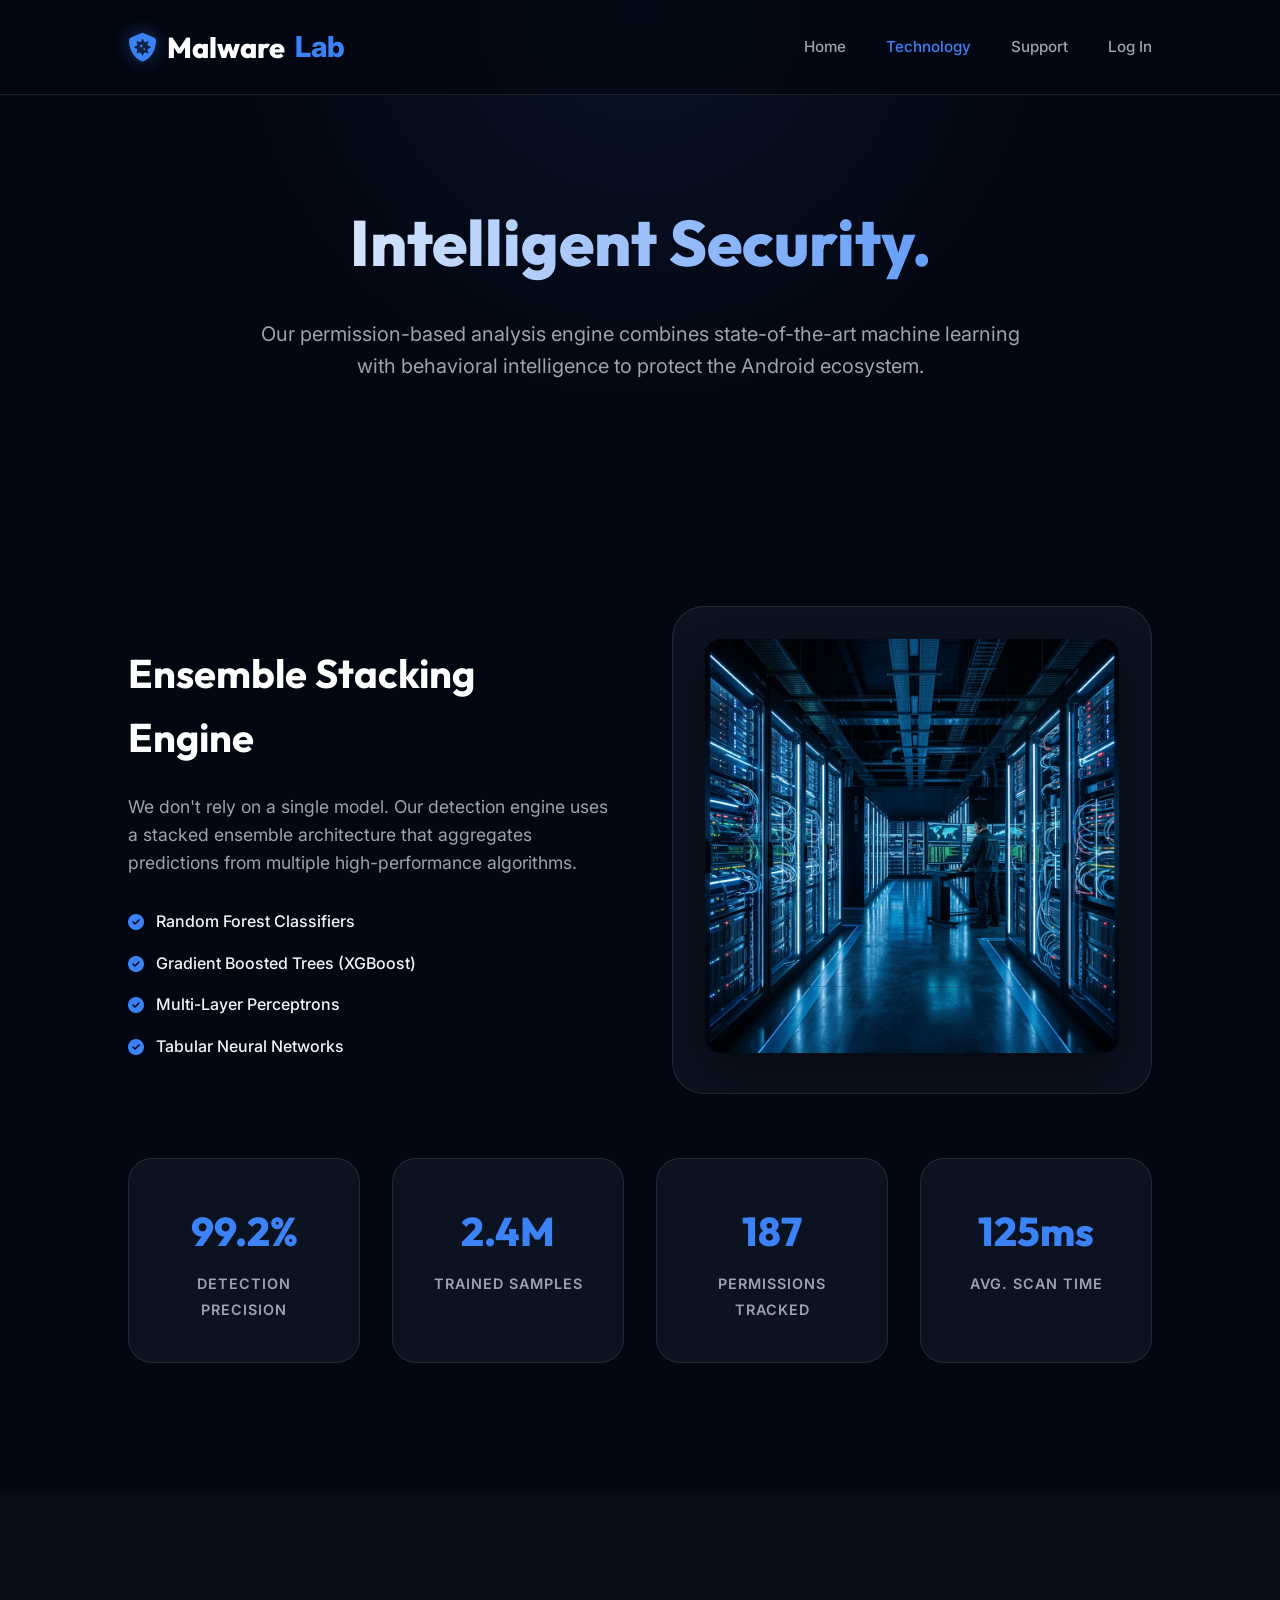
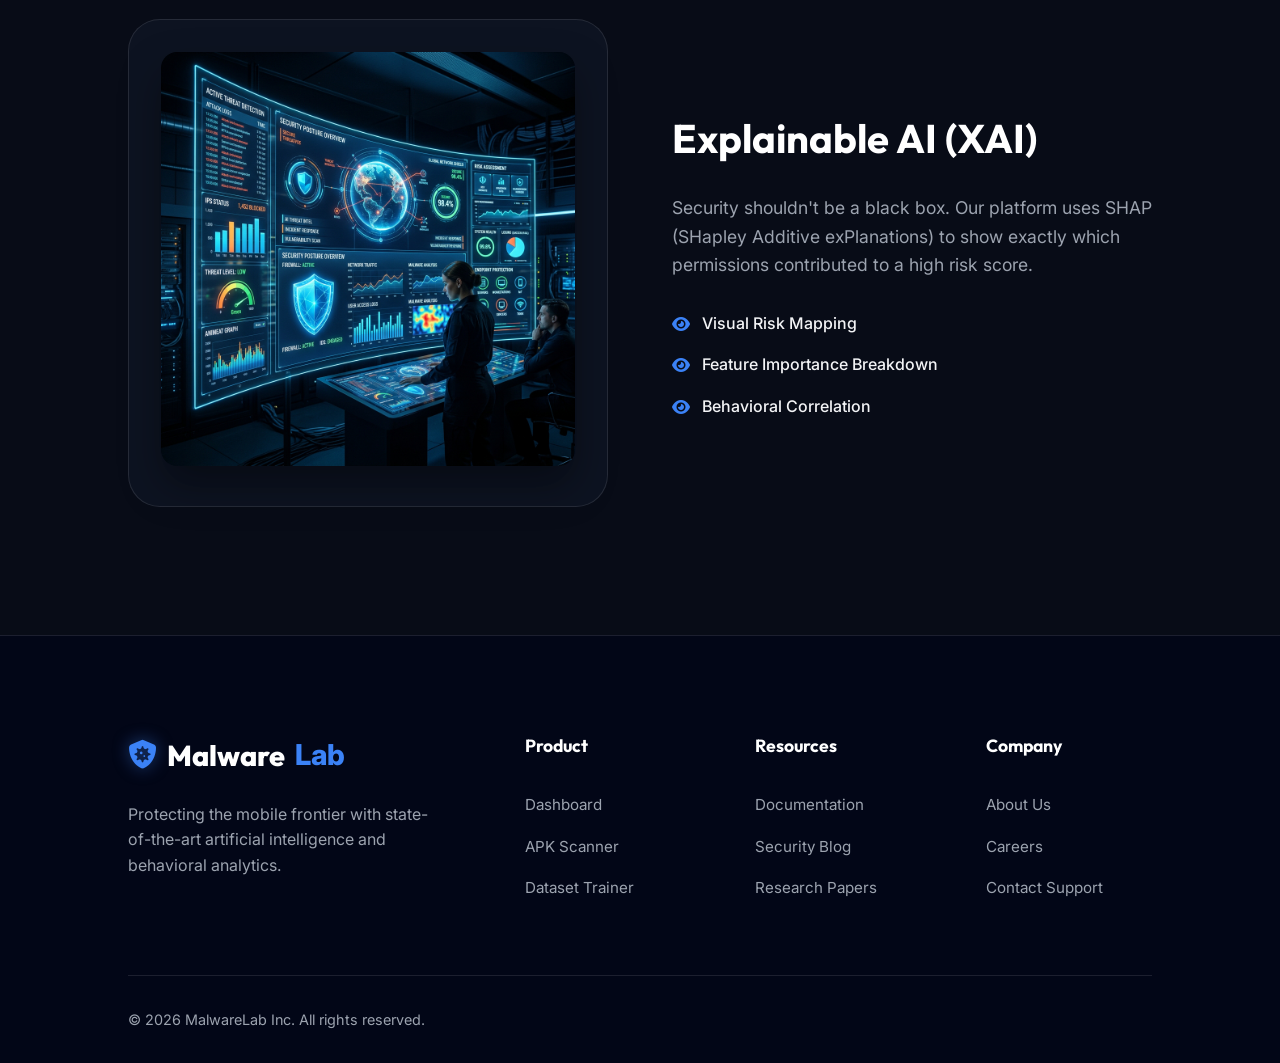
<file: templates/about.html>
<!DOCTYPE html>
<html lang="en">
<head>
    <meta charset="UTF-8">
    <meta name="viewport" content="width=device-width, initial-scale=1.0">
    <title>Technology | MalwareLab</title>
    
    <!-- Fonts -->
    <link rel="preconnect" href="https://fonts.googleapis.com">
    <link rel="preconnect" href="https://fonts.gstatic.com" crossorigin>
    <link href="https://fonts.googleapis.com/css2?family=Inter:wght@300;400;500;600;700;800&family=Outfit:wght@400;600;700;800&display=swap" rel="stylesheet">
    
    <!-- Icons -->
    <link rel="stylesheet" href="https://cdnjs.cloudflare.com/ajax/libs/font-awesome/6.4.0/css/all.min.css">
    
    <!-- AOS for scroll animations -->
    <link href="https://unpkg.com/aos@2.3.1/dist/aos.css" rel="stylesheet">

    <style>
        :root {
            --primary: #3b82f6;
            --primary-glow: rgba(59, 130, 246, 0.5);
            --bg-dark: #030712;
            --bg-card: rgba(17, 24, 39, 0.7);
            --text-main: #f3f4f6;
            --text-muted: #9ca3af;
            --border: rgba(255, 255, 255, 0.1);
        }

        * {
            margin: 0;
            padding: 0;
            box-sizing: border-box;
            font-family: 'Inter', sans-serif;
        }

        body {
            background-color: var(--bg-dark);
            color: var(--text-main);
            line-height: 1.6;
            overflow-x: hidden;
        }

        h1, h2, h3, h4, .logo { font-family: 'Outfit', sans-serif; }

        /* NAVBAR */
        .navbar {
            display: flex;
            justify-content: space-between;
            align-items: center;
            padding: 1.5rem 10%;
            background: rgba(3, 7, 18, 0.8);
            backdrop-filter: blur(12px);
            position: fixed;
            top: 0;
            width: 100%;
            z-index: 1000;
            border-bottom: 1px solid var(--border);
        }

        .logo {
            font-size: 1.8rem;
            font-weight: 800;
            color: white;
            text-decoration: none;
            display: flex;
            align-items: center;
            gap: 10px;
        }

        .logo i {
            color: var(--primary);
            filter: drop-shadow(0 0 8px var(--primary-glow));
        }

        .logo span { color: var(--primary); }

        .nav-links { display: flex; align-items: center; gap: 2.5rem; }

        .nav-links a {
            text-decoration: none;
            color: var(--text-muted);
            font-weight: 500;
            transition: all 0.3s ease;
            font-size: 0.95rem;
        }

        .nav-links a:hover { color: white; }
        .nav-links a.active { color: var(--primary); }

        /* PAGE HEADER */
        .page-header {
            padding: 12rem 10% 6rem;
            background: radial-gradient(circle at 50% 0%, rgba(59, 130, 246, 0.1), transparent 50%);
            text-align: center;
        }

        .page-header h1 {
            font-size: 4rem;
            font-weight: 800;
            margin-bottom: 1.5rem;
            background: linear-gradient(to right, #fff, var(--primary));
            -webkit-background-clip: text;
            -webkit-text-fill-color: transparent;
        }

        .page-header p {
            font-size: 1.25rem;
            color: var(--text-muted);
            max-width: 800px;
            margin: 0 auto;
        }

        /* CONTENT SECTIONS */
        .section { padding: 8rem 10%; }

        .tech-grid {
            display: grid;
            grid-template-columns: repeat(2, 1fr);
            gap: 4rem;
            align-items: center;
        }

        .tech-content h2 {
            font-size: 2.5rem;
            margin-bottom: 1.5rem;
            color: white;
        }

        .tech-content p {
            font-size: 1.1rem;
            color: var(--text-muted);
            margin-bottom: 2rem;
        }

        .tech-list {
            list-style: none;
            display: flex;
            flex-direction: column;
            gap: 1rem;
        }

        .tech-list li {
            display: flex;
            align-items: center;
            gap: 12px;
            color: var(--text-main);
            font-weight: 500;
        }

        .tech-list li i { color: var(--primary); }

        .tech-image {
            background: var(--bg-card);
            border: 1px solid var(--border);
            border-radius: 32px;
            padding: 2rem;
            position: relative;
        }

        .tech-image img {
            width: 100%;
            border-radius: 16px;
            box-shadow: 0 20px 40px rgba(0,0,0,0.4);
        }

        /* STATS */
        .stats-grid {
            display: grid;
            grid-template-columns: repeat(4, 1fr);
            gap: 2rem;
            margin-top: 4rem;
        }

        .stat-card {
            background: var(--bg-card);
            border: 1px solid var(--border);
            padding: 2.5rem;
            border-radius: 24px;
            text-align: center;
            transition: transform 0.3s ease;
        }

        .stat-card:hover { transform: translateY(-5px); }

        .stat-value {
            display: block;
            font-size: 2.5rem;
            font-weight: 800;
            color: var(--primary);
            font-family: 'Outfit';
            margin-bottom: 0.5rem;
        }

        .stat-label {
            color: var(--text-muted);
            font-size: 0.9rem;
            text-transform: uppercase;
            letter-spacing: 1px;
            font-weight: 600;
        }

        /* FOOTER */
        .footer {
            background: #020617;
            padding: 6rem 10% 2rem;
            border-top: 1px solid var(--border);
        }

        .footer-grid {
            display: grid;
            grid-template-columns: 2fr repeat(3, 1fr);
            gap: 4rem;
            margin-bottom: 4rem;
        }

        .footer-brand p { color: var(--text-muted); margin: 1.5rem 0 2rem; max-width: 300px; }

        .footer-col h4 { font-size: 1.1rem; margin-bottom: 2rem; color: white; }

        .footer-col ul { list-style: none; display: flex; flex-direction: column; gap: 1rem; }

        .footer-col ul a { text-decoration: none; color: var(--text-muted); font-size: 0.95rem; transition: all 0.3s ease; }

        .footer-col ul a:hover { color: white; }

        .footer-bottom {
            padding-top: 2rem;
            border-top: 1px solid var(--border);
            display: flex;
            justify-content: space-between;
            align-items: center;
            color: var(--text-muted);
            font-size: 0.9rem;
        }

        @media (max-width: 992px) {
            .tech-grid { grid-template-columns: 1fr; gap: 4rem; }
            .stats-grid { grid-template-columns: repeat(2, 1fr); }
            .footer-grid { grid-template-columns: 1fr 1fr; }
        }

        @media (max-width: 768px) {
            .nav-links { display: none; }
            .page-header h1 { font-size: 3rem; }
            .footer-grid { grid-template-columns: 1fr; }
        }
    </style>
</head>
<body>

    <nav class="navbar">
        <a href="/" class="logo">
            <i class="fas fa-shield-virus"></i> Malware<span>Lab</span>
        </a>
        <div class="nav-links">
            <a href="/">Home</a>
            <a href="/about" class="active">Technology</a>
            <a href="/contact">Support</a>
            <a href="/login" class="btn btn-outline">Log In</a>
        </div>
    </nav>

    <header class="page-header">
        <h1 data-aos="fade-up">Intelligent Security.</h1>
        <p data-aos="fade-up" data-aos-delay="100">Our permission-based analysis engine combines state-of-the-art machine learning with behavioral intelligence to protect the Android ecosystem.</p>
    </header>

    <section class="section">
        <div class="tech-grid">
            <div class="tech-content" data-aos="fade-right">
                <h2>Ensemble Stacking Engine</h2>
                <p>We don't rely on a single model. Our detection engine uses a stacked ensemble architecture that aggregates predictions from multiple high-performance algorithms.</p>
                <ul class="tech-list">
                    <li><i class="fas fa-check-circle"></i> Random Forest Classifiers</li>
                    <li><i class="fas fa-check-circle"></i> Gradient Boosted Trees (XGBoost)</li>
                    <li><i class="fas fa-check-circle"></i> Multi-Layer Perceptrons</li>
                    <li><i class="fas fa-check-circle"></i> Tabular Neural Networks</li>
                </ul>
            </div>
            <div class="tech-image" data-aos="fade-left">
                <img src="/static/images/tech_server.png" alt="Server Hardware">
            </div>
        </div>

        <div class="stats-grid" data-aos="fade-up">
            <div class="stat-card">
                <span class="stat-value">99.2%</span>
                <span class="stat-label">Detection Precision</span>
            </div>
            <div class="stat-card">
                <span class="stat-value">2.4M</span>
                <span class="stat-label">Trained Samples</span>
            </div>
            <div class="stat-card">
                <span class="stat-value">187</span>
                <span class="stat-label">Permissions Tracked</span>
            </div>
            <div class="stat-card">
                <span class="stat-value">125ms</span>
                <span class="stat-label">Avg. Scan Time</span>
            </div>
        </div>
    </section>

    <section class="section" style="background: rgba(255,255,255,0.02);">
        <div class="tech-grid" style="direction: rtl;">
            <div class="tech-content" style="direction: ltr;" data-aos="fade-left">
                <h2>Explainable AI (XAI)</h2>
                <p>Security shouldn't be a black box. Our platform uses SHAP (SHapley Additive exPlanations) to show exactly which permissions contributed to a high risk score.</p>
                <ul class="tech-list">
                    <li><i class="fas fa-eye"></i> Visual Risk Mapping</li>
                    <li><i class="fas fa-eye"></i> Feature Importance Breakdown</li>
                    <li><i class="fas fa-eye"></i> Behavioral Correlation</li>
                </ul>
            </div>
            <div class="tech-image" data-aos="fade-right">
                <img src="/static/images/data_analysis.png" alt="Data Analytics Dashboard">
            </div>
        </div>
    </section>

    <footer class="footer">
        <div class="footer-grid">
            <div class="footer-brand">
                <a href="/" class="logo" style="margin-bottom: 1.5rem;">
                    <i class="fas fa-shield-virus"></i> Malware<span>Lab</span>
                </a>
                <p>Protecting the mobile frontier with state-of-the-art artificial intelligence and behavioral analytics.</p>
            </div>
            <div class="footer-col">
                <h4>Product</h4>
                <ul>
                    <li><a href="/dashboard">Dashboard</a></li>
                    <li><a href="/upload_apk">APK Scanner</a></li>
                    <li><a href="/upload_dataset">Dataset Trainer</a></li>
                </ul>
            </div>
            <div class="footer-col">
                <h4>Resources</h4>
                <ul>
                    <li><a href="/docs">Documentation</a></li>
                    <li><a href="/blog">Security Blog</a></li>
                    <li><a href="/research">Research Papers</a></li>
                </ul>
            </div>
            <div class="footer-col">
                <h4>Company</h4>
                <ul>
                    <li><a href="/about">About Us</a></li>
                    <li><a href="/careers">Careers</a></li>
                    <li><a href="/contact">Contact Support</a></li>
                </ul>
            </div>
        </div>
        <div class="footer-bottom">
            <p>&copy; 2026 MalwareLab Inc. All rights reserved.</p>
        </div>
    </footer>

    <script src="https://unpkg.com/aos@2.3.1/dist/aos.js"></script>
    <script>
        AOS.init({ duration: 1000, once: true });
    </script>
</body>
</html>
</file>
